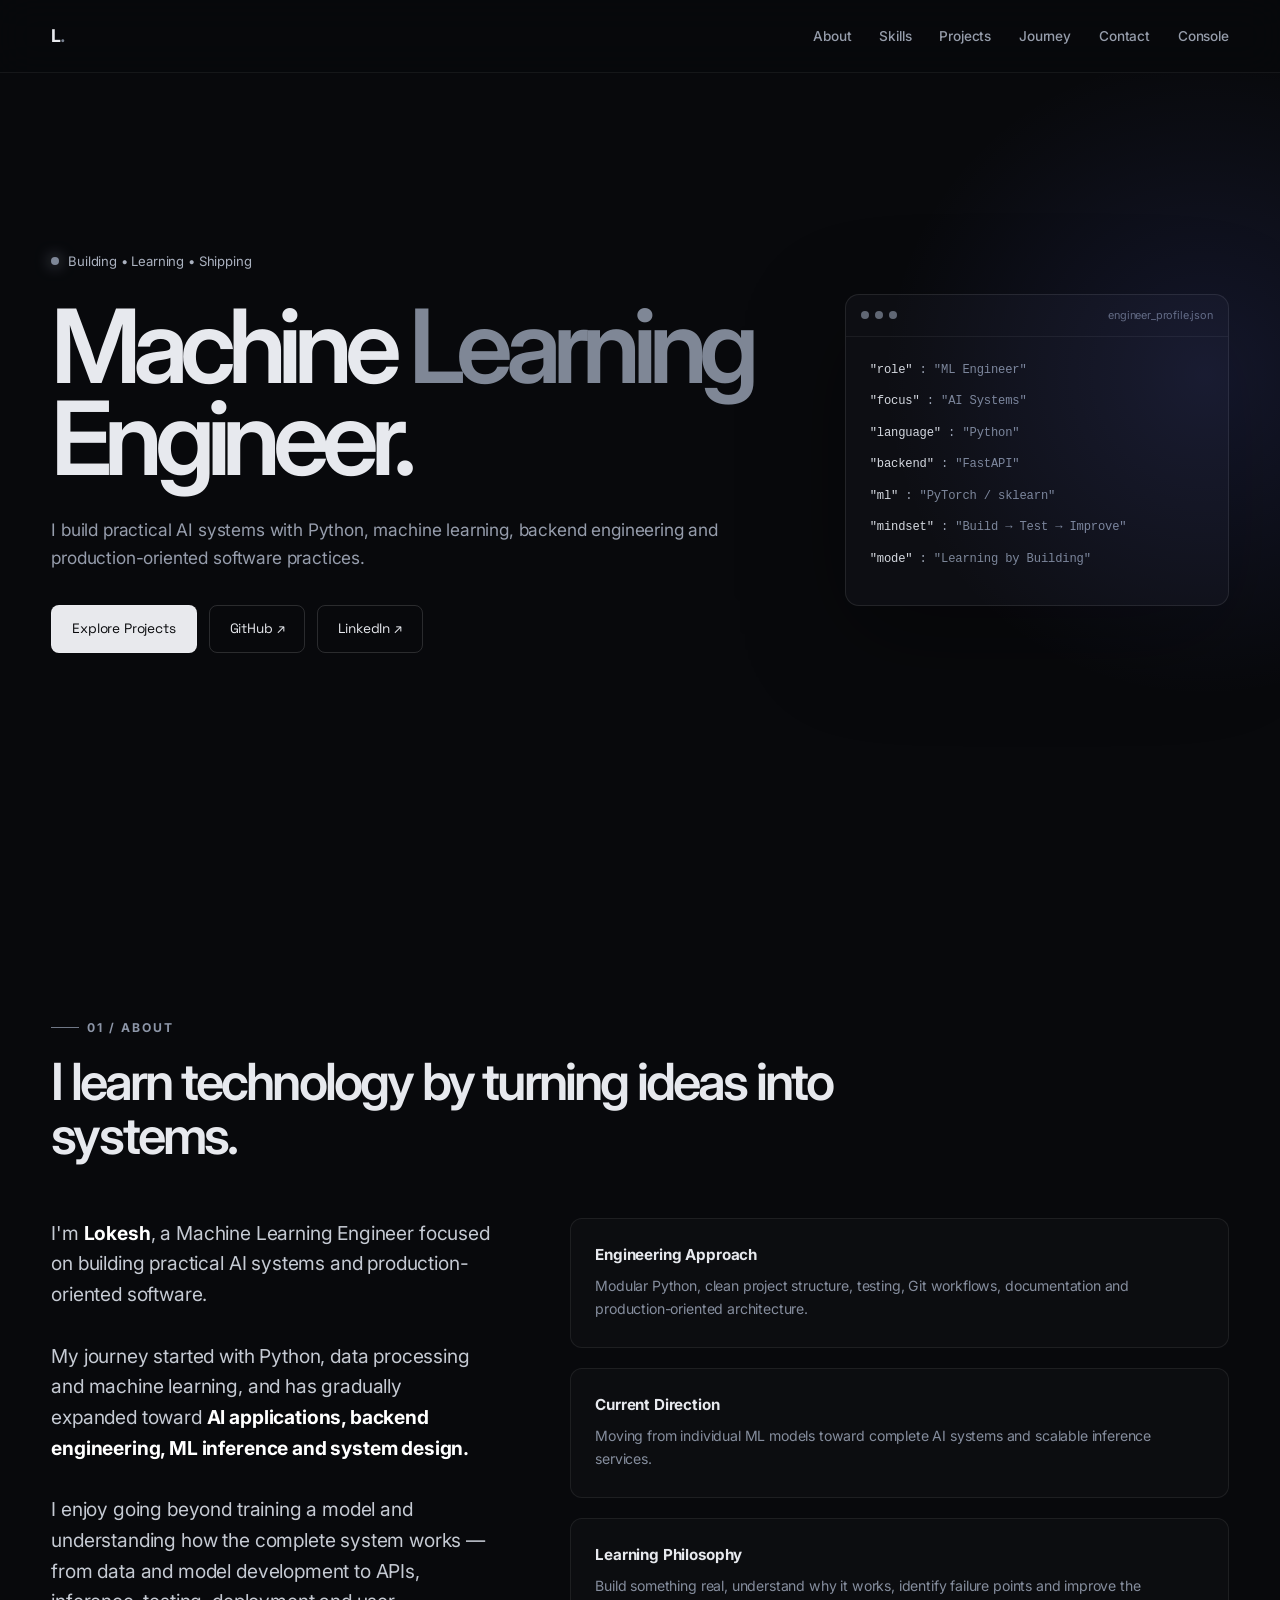
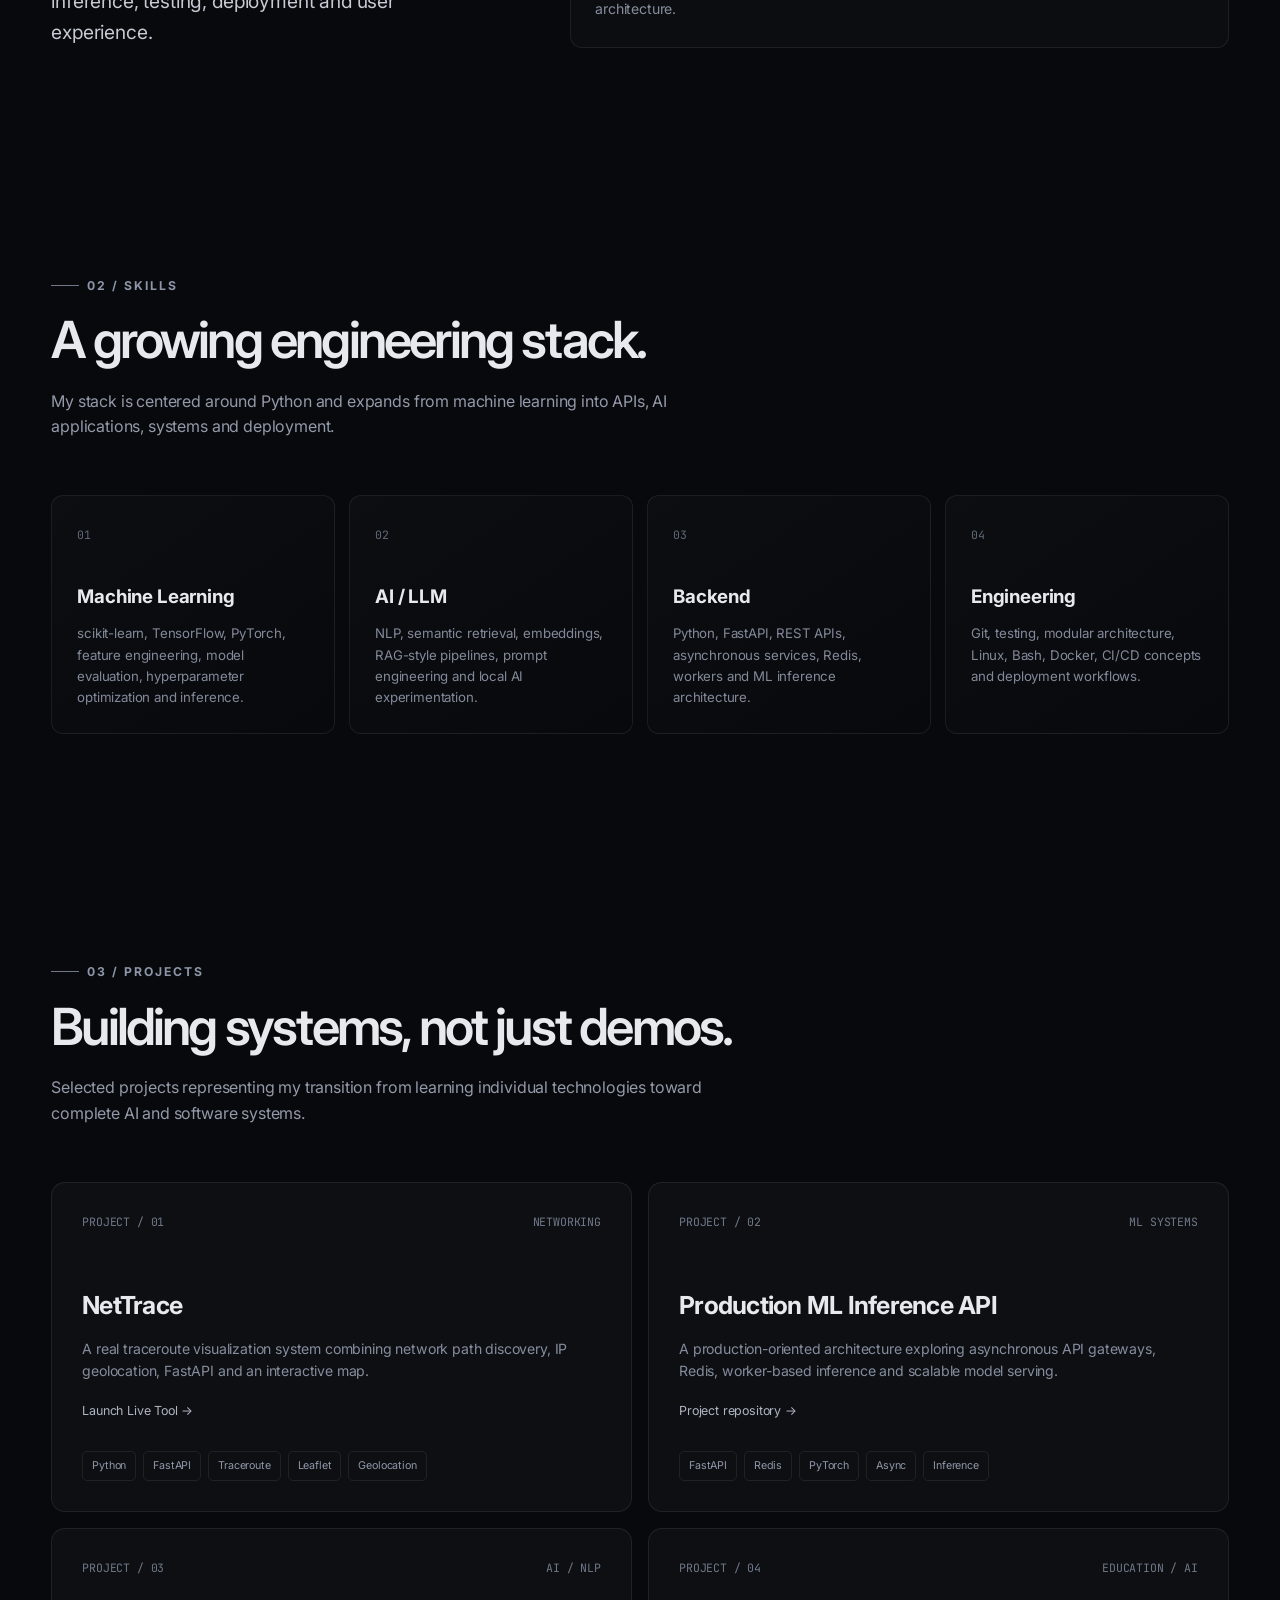
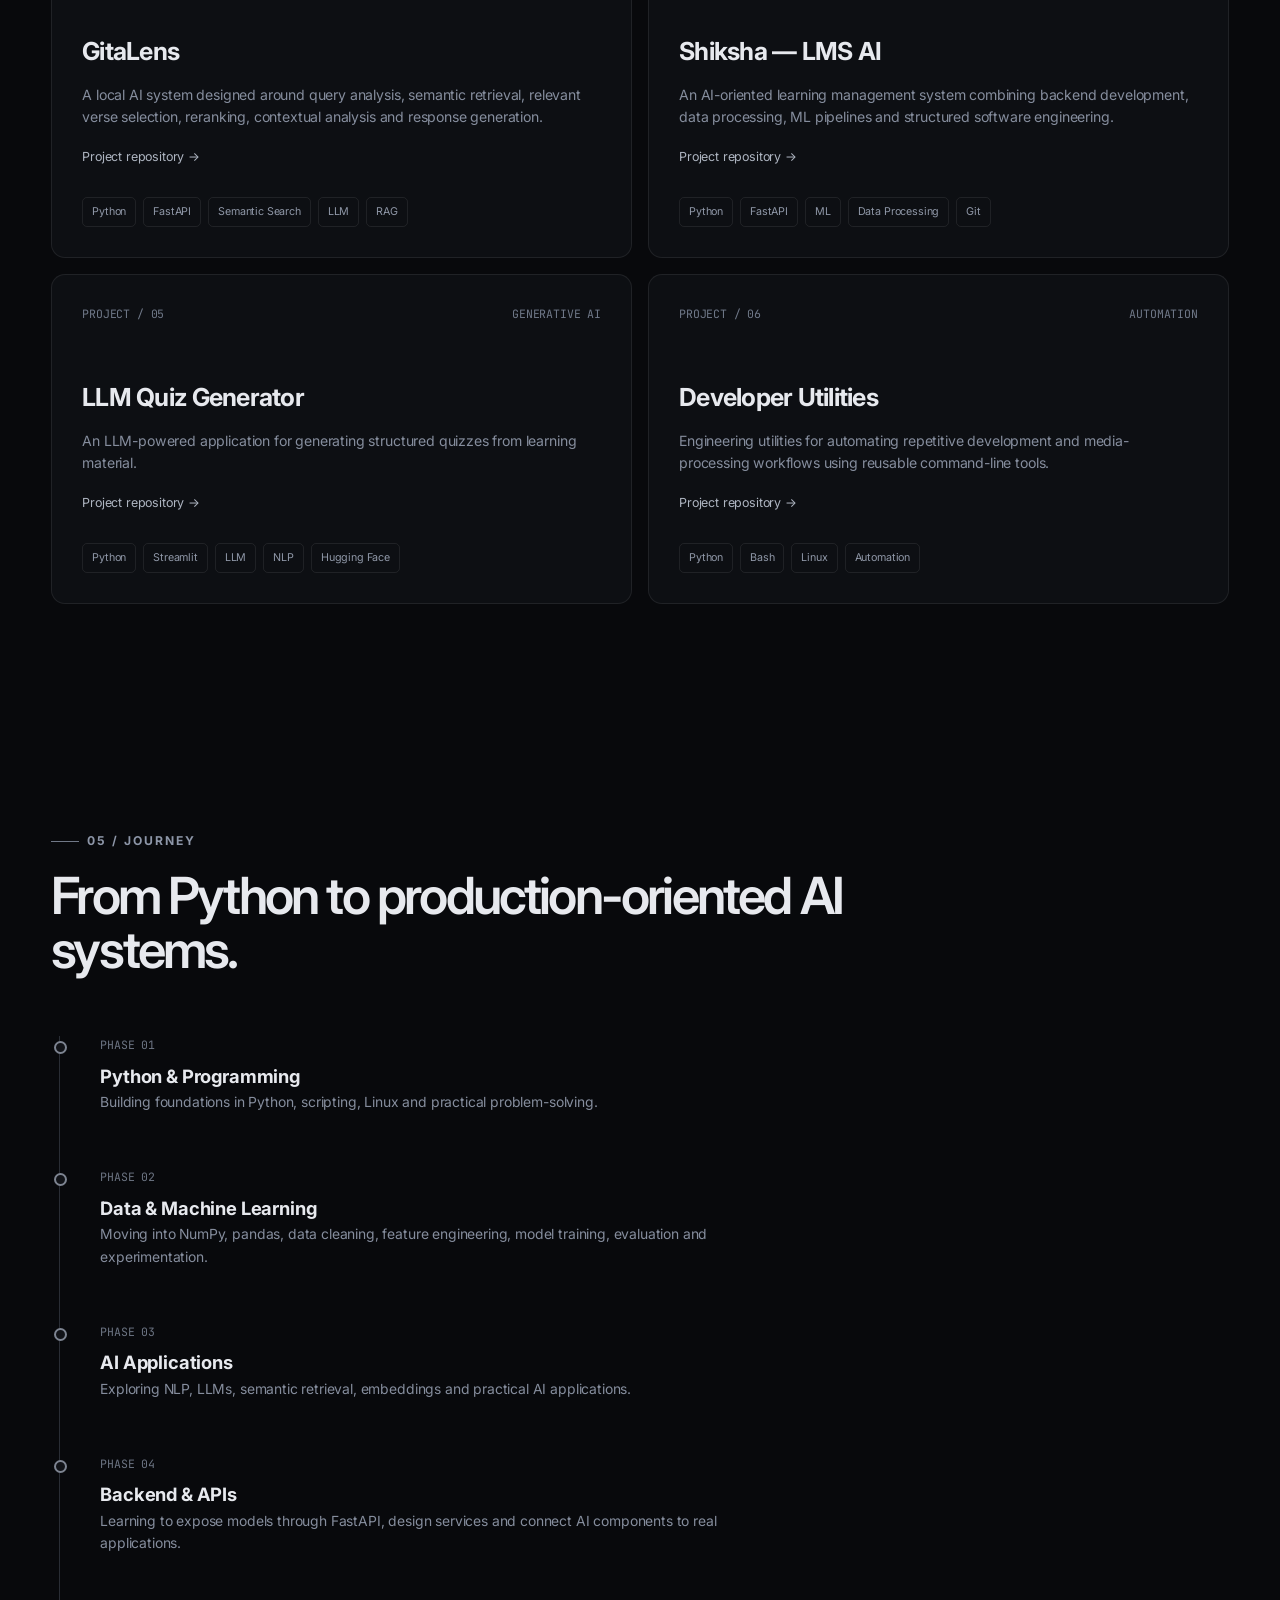
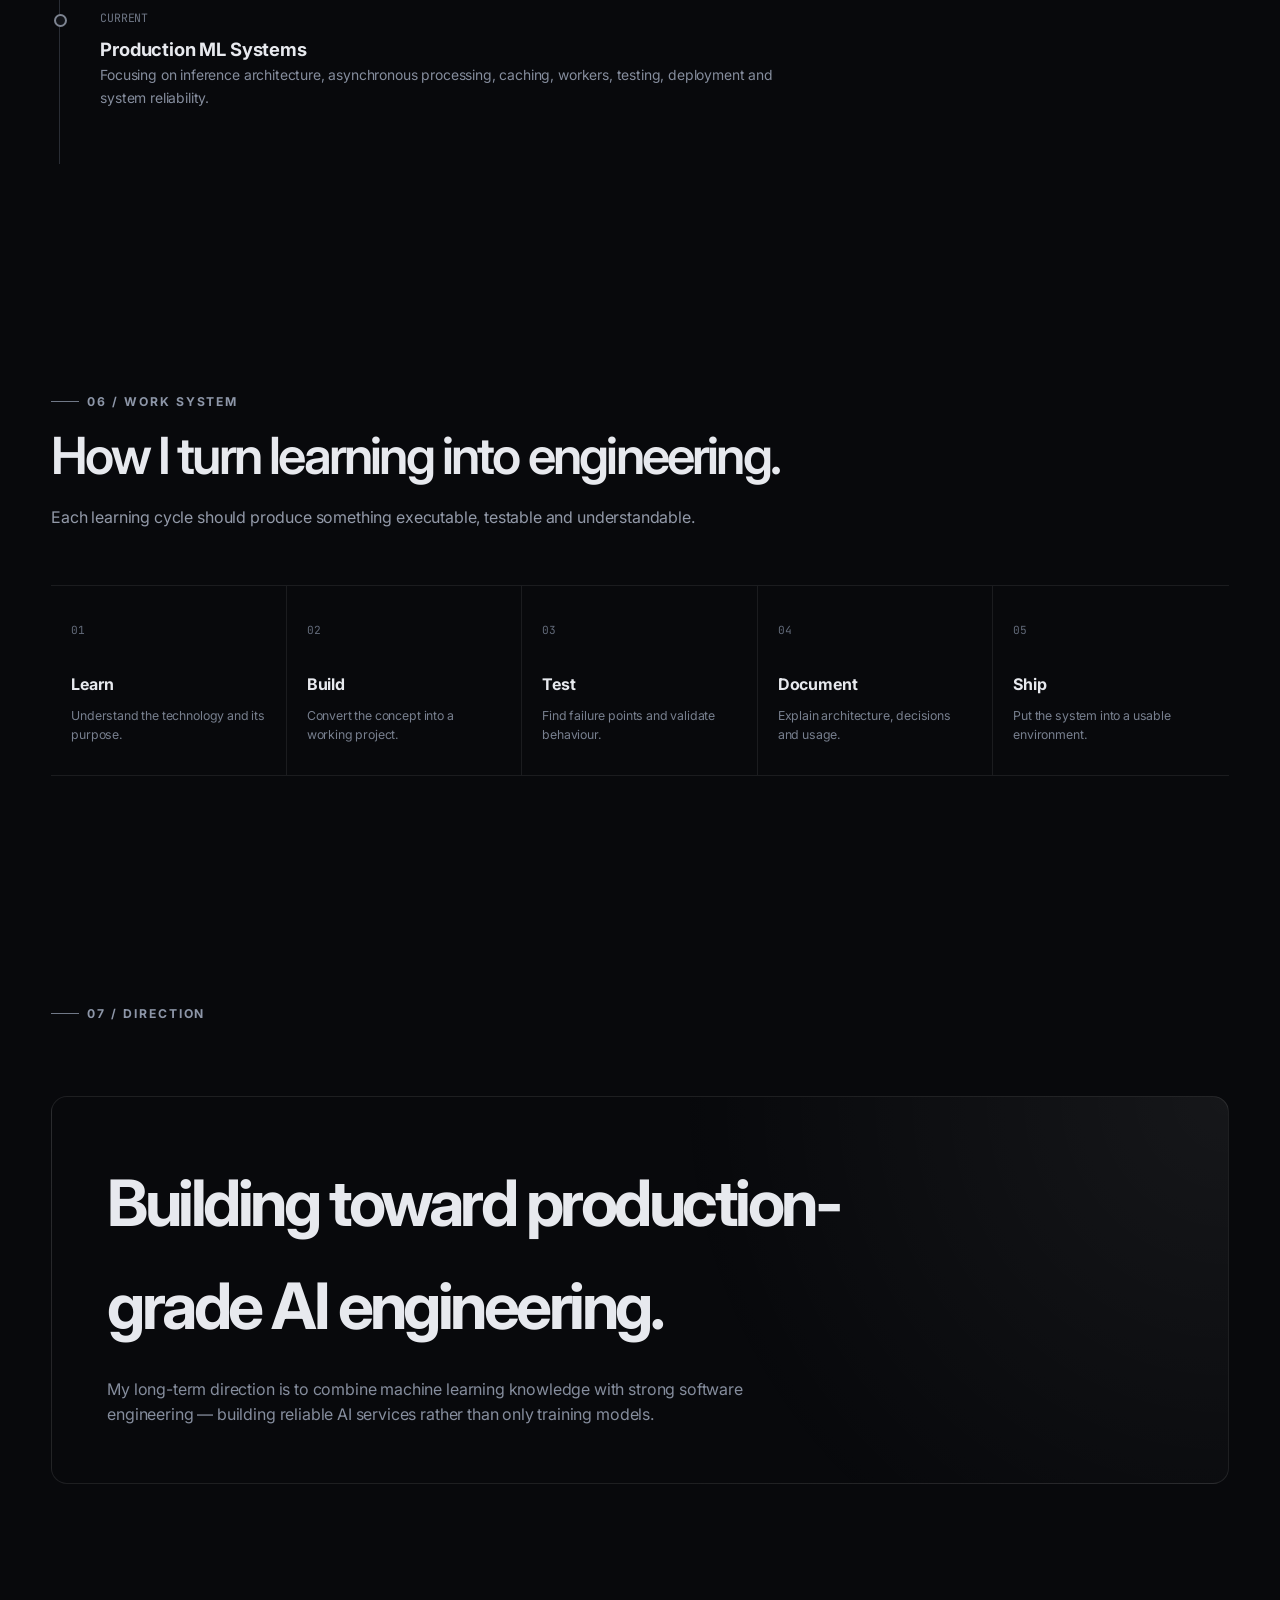
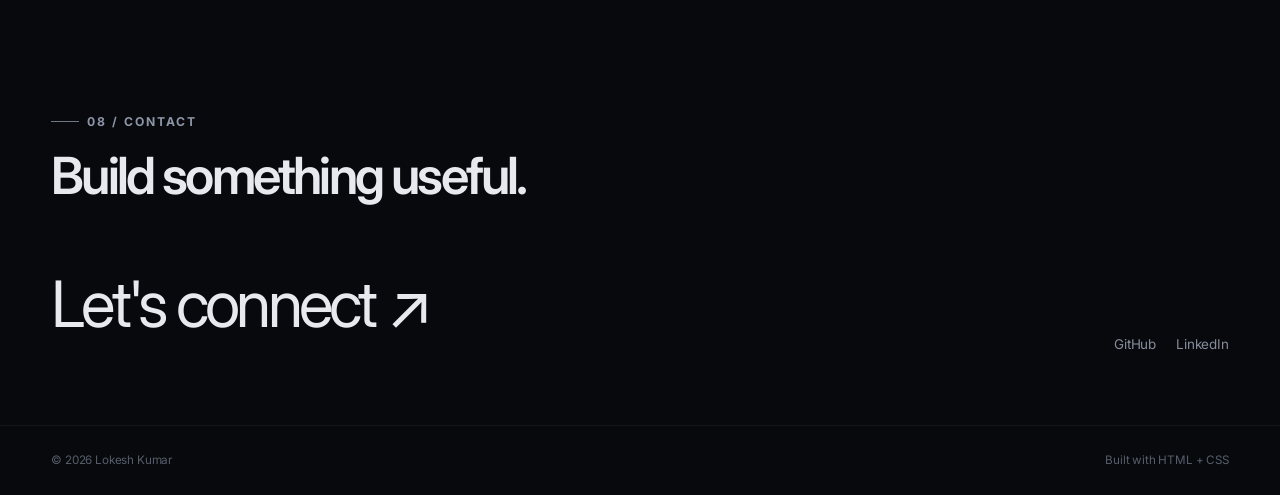
<file: index.html>
<!DOCTYPE html>
<html lang="en">

<head>
    <meta charset="UTF-8">

    <meta
        name="viewport"
        content="width=device-width, initial-scale=1.0"
    >

    <meta
        name="description"
        content="Lokesh Kumar — Machine Learning Engineer focused on AI systems, ML inference, backend engineering and production-oriented software."
    >

    <meta
        name="author"
        content="Lokesh Kumar"
    >
    <link rel="preconnect" href="https://fonts.googleapis.com">
    <link rel="preconnect" href="https://fonts.gstatic.com" crossorigin>
    <link href="https://fonts.googleapis.com/css2?family=Inter:wght@400;500;600;700;800&family=JetBrains+Mono:wght@400;500;600&family=Space+Grotesk:wght@500;600;700&display=swap" rel="stylesheet">
    
    <title>Lokesh Kumar | Machine Learning Engineer</title>


    <style>

        /* =========================================================
           RESET
        ========================================================= */

        * {
            margin: 0;
            padding: 0;
            box-sizing: border-box;
        }

        html {
            scroll-behavior: smooth;
        }

        body {
            font-family:
                "Inter",
                ui-sans-serif,
                system-ui,
                -apple-system,
                BlinkMacSystemFont,
                "Segoe UI",
                sans-serif;
        
            background: #08090c;
            color: #e7e9ee;
            line-height: 1.6;
            letter-spacing: -0.01em;
            font-weight: 400;
        }

        a {
            color: inherit;
            text-decoration: none;
        }

        ::selection {
            background: #ffffff;
            color: #08090c;
        }


        /* =========================================================
           GLOBAL
        ========================================================= */

        .container {
            width: min(1180px, 92%);
            margin: auto;
        }

        .section {
            padding: 110px 0;
        }

        .section-label {
            display: inline-flex;
            align-items: center;
            gap: 8px;

            color: #8d96a8;
            font-size: 0.76rem;
            font-weight: 700;
            letter-spacing: 0.16em;
            text-transform: uppercase;

            margin-bottom: 18px;
        }

        .section-label::before {
            content: "";

            width: 28px;
            height: 1px;

            background: #707887;
        }

        .section-title {
            font-size: clamp(2rem, 4vw, 3.5rem);
            line-height: 1.05;
            letter-spacing: -0.055em;
            max-width: 850px;
            margin-bottom: 22px;
            font-weight: 600;
        }

        .section-description {
            color: #9299a8;
            max-width: 700px;
            font-size: 1rem;
        }


        /* =========================================================
           NAVBAR
        ========================================================= */

        header {
            position: fixed;

            top: 0;
            left: 0;
            right: 0;

            z-index: 100;

            backdrop-filter: blur(18px);

            background:
                rgba(8, 9, 12, 0.72);

            border-bottom:
                1px solid rgba(255,255,255,0.06);
        }

        nav {
            height: 72px;

            display: flex;
            align-items: center;
            justify-content: space-between;
        }

        .logo {
            font-weight: 700;
            font-size: 1.1rem;
            letter-spacing: -0.06em;
        }

        .logo span {
            color: #788191;
        }

        .nav-links {
            display: flex;
            gap: 28px;

            list-style: none;
        }

        .nav-links a {
            color: #969dab;
            font-size: 0.85rem;

            transition: 0.2s ease;
            font-weight: 500;
        }

        .nav-links a:hover {
            color: white;
        }


        /* =========================================================
           HERO
        ========================================================= */

        .hero {
            min-height: 100vh;

            display: flex;
            align-items: center;

            position: relative;
            overflow: hidden;
        }

        .hero::before {
            content: "";

            position: absolute;

            width: 650px;
            height: 650px;

            right: -250px;
            top: 50px;

            background:
                radial-gradient(
                    circle,
                    rgba(105, 119, 255, 0.13),
                    transparent 70%
                );

            pointer-events: none;
        }

        .hero-grid {
            display: grid;

            grid-template-columns:
                minmax(0, 1.3fr)
                minmax(280px, 0.7fr);

            gap: 80px;

            align-items: center;
        }

        .availability {
            display: inline-flex;

            align-items: center;
            gap: 9px;

            color: #aab1bf;

            font-size: 0.82rem;

            margin-bottom: 28px;
        }

        .status-dot {
            width: 8px;
            height: 8px;

            border-radius: 50%;

            background: #7e8797;

            box-shadow:
                0 0 15px #7e8797;
        }

        .hero h1 {
            font-size:
                clamp(3.4rem, 8vw, 7.5rem);

            line-height: 0.9;

            letter-spacing: -0.08em;

            max-width: 900px;
            font-weight: 600;
        }

        .hero h1 span {
            color: #7f8796;
        }

        .hero-description {
            margin-top: 32px;

            max-width: 680px;

            color: #969dac;

            font-size: 1.08rem;
        }

        .hero-actions {
            display: flex;

            flex-wrap: wrap;
            gap: 12px;

            margin-top: 34px;
        }

        .button {
            font-family:
                "Space Grotesk",
                "Inter",
                ui-sans-serif,
                system-ui,
                sans-serif;
            
            display: inline-flex;

            align-items: center;
            justify-content: center;

            padding: 12px 20px;

            border:
                1px solid rgba(255,255,255,0.14);

            border-radius: 8px;

            font-size: 0.85rem;

            transition: 0.2s ease;
        }

        .button.primary {
            background: #e8e9ed;
            color: #090a0d;
        }

        .button:hover {
            transform: translateY(-2px);

            border-color:
                rgba(255,255,255,0.35);
        }


        /* =========================================================
           TERMINAL
        ========================================================= */

        .terminal {
            border:
                1px solid rgba(255,255,255,0.09);

            border-radius: 14px;

            background:
                rgba(15,17,22,0.8);

            box-shadow:
                0 30px 100px rgba(0,0,0,0.35);

            overflow: hidden;
        }

        .terminal-header {
            height: 42px;

            display: flex;
            align-items: center;

            padding: 0 15px;

            border-bottom:
                1px solid rgba(255,255,255,0.06);
        }

        .terminal-dot {
            width: 8px;
            height: 8px;

            border-radius: 50%;

            margin-right: 6px;

            background: #606774;
        }

        .terminal-title {
            margin-left: auto;

            color: #626a79;

            font-size: 0.68rem;
        }

        .terminal-body {
            padding: 24px;

            font-family:
                "SFMono-Regular",
                Consolas,
                monospace;

            font-size: 0.76rem;

            color: #9da5b5;
        }

        .terminal-line {
            margin-bottom: 12px;
        }

        .terminal-key {
            color: #d5d9e0;
        }

        .terminal-value {
            color: #7d8799;
        }


        /* =========================================================
           ABOUT
        ========================================================= */

        .about-grid {
            display: grid;

            grid-template-columns:
                0.8fr 1.2fr;

            gap: 80px;

            margin-top: 55px;
        }

        .about-main {
            font-size: 1.2rem;
            color: #c5cad3;
        }

        .about-main strong {
            color: white;
        }

        .about-side {
            display: grid;
            gap: 20px;
        }

        .info-card {
            padding: 24px;

            border:
                1px solid rgba(255,255,255,0.07);

            border-radius: 12px;

            background:
                rgba(255,255,255,0.018);
        }

        .info-card h3 {
            font-size: 0.95rem;

            margin-bottom: 8px;
        }

        .info-card p {
            color: #858d9d;

            font-size: 0.88rem;
        }


        /* =========================================================
           SKILLS
        ========================================================= */

        .skills-grid {
            display: grid;

            grid-template-columns:
                repeat(4, 1fr);

            gap: 14px;

            margin-top: 55px;
        }

        .skill-card {
            min-height: 215px;

            padding: 25px;

            border:
                1px solid rgba(255,255,255,0.07);

            border-radius: 12px;

            background:
                linear-gradient(
                    145deg,
                    rgba(255,255,255,0.025),
                    rgba(255,255,255,0.005)
                );

            transition: 0.25s ease;
        }

        .skill-card:hover {
            transform: translateY(-5px);

            border-color:
                rgba(255,255,255,0.17);
        }

        .skill-number {
            color: #606978;

            font-size: 0.72rem;

            font-family:
                "JetBrains Mono",
                "SFMono-Regular",
                Consolas,
                monospace;
        }

        .skill-card h3 {
            margin-top: 35px;
            margin-bottom: 12px;
        }

        .skill-card p {
            color: #828a9a;
            font-size: 0.83rem;
        }


        /* =========================================================
           PROJECTS
        ========================================================= */

        .projects {
            margin-top: 55px;

            display: grid;

            grid-template-columns:
                repeat(2, 1fr);

            gap: 16px;
        }

        .project {
            min-height: 330px;

            padding: 30px;

            display: flex;
            flex-direction: column;

            border:
                1px solid rgba(255,255,255,0.08);

            border-radius: 14px;

            background: #0d0f13;

            transition: 0.25s ease;
        }

        .project:hover {
            transform: translateY(-6px);

            border-color:
                rgba(255,255,255,0.2);
        }

        .project-top {
            display: flex;
            justify-content: space-between;

            color: #707989;

            font-size: 0.72rem;
            font-family:
                "JetBrains Mono",
                "SFMono-Regular",
                Consolas,
                monospace;
        }

        .project h3 {
            font-size: 1.55rem;

            letter-spacing: -0.03em;

            margin-top: 55px;
        }

        .project p {
            color: #858d9d;

            font-size: 0.88rem;

            margin-top: 12px;

            max-width: 550px;
        }

        .project-stack {
            display: flex;

            flex-wrap: wrap;
            gap: 7px;

            margin-top: auto;
            padding-top: 25px;
        }

        .tag {
            padding: 5px 9px;

            border:
                1px solid rgba(255,255,255,0.08);

            border-radius: 5px;

            color: #8f97a7;

            font-size: 0.67rem;
        }


        /* =========================================================
           PROJECT LINK
        ========================================================= */

        .project-link {
            display: inline-block;

            margin-top: 18px;

            color: #aeb5c1;

            font-size: 0.78rem;
        }

        .project-link:hover {
            color: white;
        }


        /* =========================================================
           LEARNING JOURNEY
        ========================================================= */

        .timeline {
            position: relative;

            margin-top: 60px;
            margin-left: 8px;

            border-left:
                1px solid #292d35;
        }

        .timeline-item {
            position: relative;

            padding:
                0 0 55px 40px;
        }

        .timeline-item::before {
            content: "";

            position: absolute;

            width: 9px;
            height: 9px;

            border-radius: 50%;

            background: #111318;

            border:
                2px solid #7d8491;

            left: -6px;
            top: 5px;
        }

        .timeline-year {
            color: #6d7584;

            font-size: 0.72rem;

            font-family:
                "JetBrains Mono",
                "SFMono-Regular",
                Consolas,
                monospace;

            margin-bottom: 7px;
        }

        .timeline-item h3 {
            font-size: 1.15rem;
        }

        .timeline-item p {
            color: #858d9d;

            font-size: 0.87rem;

            max-width: 680px;
        }


        /* =========================================================
           ENGINEERING SYSTEM
        ========================================================= */

        .system-grid {
            display: grid;

            grid-template-columns:
                repeat(5, 1fr);

            margin-top: 55px;

            border-top:
                1px solid rgba(255,255,255,0.08);

            border-bottom:
                1px solid rgba(255,255,255,0.08);
        }

        .system-step {
            padding: 30px 20px;

            border-right:
                1px solid rgba(255,255,255,0.08);
        }

        .system-step:last-child {
            border-right: none;
        }

        .system-step span {
            font-family:
                "JetBrains Mono",
                "SFMono-Regular",
                Consolas,
                monospace;

            font-size: 0.7rem;

            color: #626a79;
        }

        .system-step h3 {
            margin-top: 30px;

            font-size: 1rem;
        }

        .system-step p {
            margin-top: 8px;

            color: #777f8e;

            font-size: 0.77rem;
        }


        /* =========================================================
           CAREER
        ========================================================= */

        .career-box {
            margin-top: 55px;

            padding: 55px;

            border:
                1px solid rgba(255,255,255,0.09);

            border-radius: 16px;

            background:
                radial-gradient(
                    circle at top right,
                    rgba(255,255,255,0.06),
                    transparent 45%
                );
        }

        .career-box h3 {
            font-size:
                clamp(2rem, 5vw, 4rem);

            letter-spacing: -0.055em;

            max-width: 850px;
        }

        .career-box p {
            color: #858d9d;

            max-width: 700px;

            margin-top: 20px;
        }


        /* =========================================================
           FUTURE MEDIA SECTION
           
           This section is intentionally hidden/commented.
           
           Future implementation:
           - Personal photograph
           - Project screenshots
           - GitHub repository cards
           - Demo videos
           - Project architecture diagrams
        ========================================================= */

        /*
        .media-grid {
            display: grid;
            grid-template-columns: repeat(3, 1fr);
            gap: 16px;
            margin-top: 55px;
        }

        .media-card {
            min-height: 260px;
            padding: 25px;

            border:
                1px solid rgba(255,255,255,0.08);

            border-radius: 14px;

            background: #0d0f13;
        }

        .media-card img {
            width: 100%;
            border-radius: 10px;
        }

        .media-card video {
            width: 100%;
            border-radius: 10px;
        }

        .github-card {
            padding: 30px;
        }
        */


        /* =========================================================
           CONTACT
        ========================================================= */

        .contact {
            padding-bottom: 70px;
        }

        .contact-grid {
            margin-top: 50px;

            display: flex;

            justify-content: space-between;
            align-items: flex-end;

            gap: 30px;
        }

        .contact-email {
            font-size:
                clamp(1.8rem, 5vw, 4.5rem);

            letter-spacing: -0.06em;

            transition: 0.2s ease;
        }

        .contact-email:hover {
            color: #aeb5c1;
        }

        .contact-links {
            display: flex;
            gap: 20px;

            color: #858d9d;

            font-size: 0.84rem;
        }

        .contact-links a:hover {
            color: white;
        }


        /* =========================================================
           FOOTER
        ========================================================= */

        footer {
            padding: 25px 0;

            border-top:
                1px solid rgba(255,255,255,0.06);

            color: #565e6d;

            font-size: 0.73rem;
        }

        .footer-content {
            display: flex;

            justify-content: space-between;
        }


        /* =========================================================
           RESPONSIVE
        ========================================================= */

        @media (max-width: 950px) {

            .hero-grid,
            .about-grid {
                grid-template-columns: 1fr;
            }

            .hero-grid {
                gap: 55px;
            }

            .skills-grid {
                grid-template-columns:
                    repeat(2, 1fr);
            }

            .system-grid {
                grid-template-columns:
                    repeat(2, 1fr);
            }

            .system-step:nth-child(2) {
                border-right: none;
            }
        }


        @media (max-width: 650px) {

            .section {
                padding: 80px 0;
            }

            .nav-links {
                display: none;
            }

            .hero h1 {
                font-size: 3.6rem;
            }

            .skills-grid,
            .projects {
                grid-template-columns: 1fr;
            }

            .system-grid {
                grid-template-columns: 1fr;
            }

            .system-step,
            .system-step:nth-child(2) {
                border-right: none;
            }

            .career-box {
                padding: 30px;
            }

            .contact-grid {
                flex-direction: column;
                align-items: flex-start;
            }

            .footer-content {
                flex-direction: column;
                gap: 8px;
            }
        }

    </style>
</head>


<body>


<!-- =============================================================
     NAVIGATION
============================================================= -->

<header>

    <div class="container">

        <nav>

            <a
                href="#"
                class="logo"
            >
                L<span>.</span>
            </a>


            <ul class="nav-links">

                <li>
                    <a href="#about">
                        About
                    </a>
                </li>

                <li>
                    <a href="#skills">
                        Skills
                    </a>
                </li>

                <li>
                    <a href="#projects">
                        Projects
                    </a>
                </li>

                <li>
                    <a href="#journey">
                        Journey
                    </a>
                </li>

                <li>
                    <a href="#contact">
                        Contact
                    </a>
                </li>

                <li>
                    <a href="console.html">
                        Console
                    </a>
                </li>

            </ul>

        </nav>

    </div>

</header>



<main>


<!-- =============================================================
     HERO
============================================================= -->

<section class="hero">

    <div class="container">

        <div class="hero-grid">


            <div>

                <div class="availability">

                    <span class="status-dot"></span>

                    Building • Learning • Shipping

                </div>


                <h1>

                    Machine
                    <span>Learning</span>
                    Engineer.

                </h1>


                <p class="hero-description">

                    I build practical AI systems with Python,
                    machine learning, backend engineering and
                    production-oriented software practices.

                </p>


                <div class="hero-actions">

                    <a
                        href="#projects"
                        class="button primary"
                    >
                        Explore Projects
                    </a>


                    <a
                        href="https://github.com/Decoder76"
                        target="_blank"
                        rel="noopener noreferrer"
                        class="button"
                    >
                        GitHub ↗
                    </a>


                    <a
                        href="https://www.linkedin.com/in/lokesh-kumar-j-792389195/"
                        target="_blank"
                        rel="noopener noreferrer"
                        class="button"
                    >
                        LinkedIn ↗
                    </a>

                </div>

            </div>



            <!-- ENGINEER PROFILE TERMINAL -->

            <div class="terminal">

                <div class="terminal-header">

                    <span class="terminal-dot"></span>
                    <span class="terminal-dot"></span>
                    <span class="terminal-dot"></span>

                    <span class="terminal-title">
                        engineer_profile.json
                    </span>

                </div>


                <div class="terminal-body">

                    <div class="terminal-line">

                        <span class="terminal-key">
                            "role"
                        </span>:

                        <span class="terminal-value">
                            "ML Engineer"
                        </span>

                    </div>


                    <div class="terminal-line">

                        <span class="terminal-key">
                            "focus"
                        </span>:

                        <span class="terminal-value">
                            "AI Systems"
                        </span>

                    </div>


                    <div class="terminal-line">

                        <span class="terminal-key">
                            "language"
                        </span>:

                        <span class="terminal-value">
                            "Python"
                        </span>

                    </div>


                    <div class="terminal-line">

                        <span class="terminal-key">
                            "backend"
                        </span>:

                        <span class="terminal-value">
                            "FastAPI"
                        </span>

                    </div>


                    <div class="terminal-line">

                        <span class="terminal-key">
                            "ml"
                        </span>:

                        <span class="terminal-value">
                            "PyTorch / sklearn"
                        </span>

                    </div>


                    <div class="terminal-line">

                        <span class="terminal-key">
                            "mindset"
                        </span>:

                        <span class="terminal-value">
                            "Build → Test → Improve"
                        </span>

                    </div>


                    <div class="terminal-line">

                        <span class="terminal-key">
                            "mode"
                        </span>:

                        <span class="terminal-value">
                            "Learning by Building"
                        </span>

                    </div>

                </div>

            </div>

        </div>

    </div>

</section>



<!-- =============================================================
     ABOUT
============================================================= -->

<section
    class="section"
    id="about"
>

    <div class="container">


        <div class="section-label">
            01 / About
        </div>


        <h2 class="section-title">

            I learn technology by
            turning ideas into systems.

        </h2>


        <div class="about-grid">


            <div class="about-main">

                I'm <strong>Lokesh</strong>,
                a Machine Learning Engineer focused on
                building practical AI systems and
                production-oriented software.


                <br><br>


                My journey started with Python, data processing
                and machine learning, and has gradually expanded
                toward <strong>AI applications, backend engineering,
                ML inference and system design.</strong>


                <br><br>


                I enjoy going beyond training a model and
                understanding how the complete system works —
                from data and model development to APIs,
                inference, testing, deployment and user experience.

            </div>



            <div class="about-side">


                <div class="info-card">

                    <h3>
                        Engineering Approach
                    </h3>

                    <p>

                        Modular Python, clean project structure,
                        testing, Git workflows, documentation
                        and production-oriented architecture.

                    </p>

                </div>


                <div class="info-card">

                    <h3>
                        Current Direction
                    </h3>

                    <p>

                        Moving from individual ML models toward
                        complete AI systems and scalable
                        inference services.

                    </p>

                </div>


                <div class="info-card">

                    <h3>
                        Learning Philosophy
                    </h3>

                    <p>

                        Build something real, understand why it
                        works, identify failure points and improve
                        the architecture.

                    </p>

                </div>

            </div>

        </div>

    </div>

</section>



<!-- =============================================================
     SKILLS
============================================================= -->

<section
    class="section"
    id="skills"
>

    <div class="container">


        <div class="section-label">
            02 / Skills
        </div>


        <h2 class="section-title">

            A growing engineering stack.

        </h2>


        <p class="section-description">

            My stack is centered around Python and expands
            from machine learning into APIs, AI applications,
            systems and deployment.

        </p>


        <div class="skills-grid">


            <div class="skill-card">

                <span class="skill-number">
                    01
                </span>

                <h3>
                    Machine Learning
                </h3>

                <p>

                    scikit-learn, TensorFlow, PyTorch,
                    feature engineering, model evaluation,
                    hyperparameter optimization and inference.

                </p>

            </div>


            <div class="skill-card">

                <span class="skill-number">
                    02
                </span>

                <h3>
                    AI / LLM
                </h3>

                <p>

                    NLP, semantic retrieval, embeddings,
                    RAG-style pipelines, prompt engineering
                    and local AI experimentation.

                </p>

            </div>


            <div class="skill-card">

                <span class="skill-number">
                    03
                </span>

                <h3>
                    Backend
                </h3>

                <p>

                    Python, FastAPI, REST APIs, asynchronous
                    services, Redis, workers and ML inference
                    architecture.

                </p>

            </div>


            <div class="skill-card">

                <span class="skill-number">
                    04
                </span>

                <h3>
                    Engineering
                </h3>

                <p>

                    Git, testing, modular architecture,
                    Linux, Bash, Docker, CI/CD concepts
                    and deployment workflows.

                </p>

            </div>

        </div>

    </div>

</section>



<!-- =============================================================
     PROJECTS
============================================================= -->

<section
    class="section"
    id="projects"
>

    <div class="container">


        <div class="section-label">
            03 / Projects
        </div>


        <h2 class="section-title">

            Building systems, not just demos.

        </h2>


        <p class="section-description">

            Selected projects representing my transition from
            learning individual technologies toward complete
            AI and software systems.

        </p>


        <div class="projects">


            <!-- NETTRACE -->

            <article class="project">

                <div class="project-top">

                    <span>
                        PROJECT / 01
                    </span>

                    <span>
                        NETWORKING
                    </span>

                </div>


                <h3>
                    NetTrace
                </h3>


                <p>

                    A real traceroute visualization system combining
                    network path discovery, IP geolocation, FastAPI
                    and an interactive map.

                </p>


                <a
                    href="./nettrace/frontend/"
                    class="project-link"
                >
                    Launch Live Tool →
                </a>


                <div class="project-stack">

                    <span class="tag">Python</span>
                    <span class="tag">FastAPI</span>
                    <span class="tag">Traceroute</span>
                    <span class="tag">Leaflet</span>
                    <span class="tag">Geolocation</span>

                </div>

            </article>



            <!-- ML INFERENCE -->

            <article class="project">

                <div class="project-top">

                    <span>
                        PROJECT / 02
                    </span>

                    <span>
                        ML SYSTEMS
                    </span>

                </div>


                <h3>
                    Production ML Inference API
                </h3>


                <p>

                    A production-oriented architecture exploring
                    asynchronous API gateways, Redis, worker-based
                    inference and scalable model serving.

                </p>


                <a
                    href="#"
                    class="project-link"
                >
                    Project repository →
                </a>


                <div class="project-stack">

                    <span class="tag">FastAPI</span>
                    <span class="tag">Redis</span>
                    <span class="tag">PyTorch</span>
                    <span class="tag">Async</span>
                    <span class="tag">Inference</span>

                </div>

            </article>



            <!-- GITALENS -->

            <article class="project">

                <div class="project-top">

                    <span>
                        PROJECT / 03
                    </span>

                    <span>
                        AI / NLP
                    </span>

                </div>


                <h3>
                    GitaLens
                </h3>


                <p>

                    A local AI system designed around query analysis,
                    semantic retrieval, relevant verse selection,
                    reranking, contextual analysis and response
                    generation.

                </p>


                <a
                    href="#"
                    class="project-link"
                >
                    Project repository →
                </a>


                <div class="project-stack">

                    <span class="tag">Python</span>
                    <span class="tag">FastAPI</span>
                    <span class="tag">Semantic Search</span>
                    <span class="tag">LLM</span>
                    <span class="tag">RAG</span>

                </div>

            </article>



            <!-- LMS -->

            <article class="project">

                <div class="project-top">

                    <span>
                        PROJECT / 04
                    </span>

                    <span>
                        EDUCATION / AI
                    </span>

                </div>


                <h3>
                    Shiksha — LMS AI
                </h3>


                <p>

                    An AI-oriented learning management system
                    combining backend development, data processing,
                    ML pipelines and structured software engineering.

                </p>


                <a
                    href="#"
                    class="project-link"
                >
                    Project repository →
                </a>


                <div class="project-stack">

                    <span class="tag">Python</span>
                    <span class="tag">FastAPI</span>
                    <span class="tag">ML</span>
                    <span class="tag">Data Processing</span>
                    <span class="tag">Git</span>

                </div>

            </article>



            <!-- QUIZ -->

            <article class="project">

                <div class="project-top">

                    <span>
                        PROJECT / 05
                    </span>

                    <span>
                        GENERATIVE AI
                    </span>

                </div>


                <h3>
                    LLM Quiz Generator
                </h3>


                <p>

                    An LLM-powered application for generating
                    structured quizzes from learning material.

                </p>


                <a
                    href="#"
                    class="project-link"
                >
                    Project repository →
                </a>


                <div class="project-stack">

                    <span class="tag">Python</span>
                    <span class="tag">Streamlit</span>
                    <span class="tag">LLM</span>
                    <span class="tag">NLP</span>
                    <span class="tag">Hugging Face</span>

                </div>

            </article>



            <!-- DEV UTILITIES -->

            <article class="project">

                <div class="project-top">

                    <span>
                        PROJECT / 06
                    </span>

                    <span>
                        AUTOMATION
                    </span>

                </div>


                <h3>
                    Developer Utilities
                </h3>


                <p>

                    Engineering utilities for automating repetitive
                    development and media-processing workflows using
                    reusable command-line tools.

                </p>


                <a
                    href="#"
                    class="project-link"
                >
                    Project repository →
                </a>


                <div class="project-stack">

                    <span class="tag">Python</span>
                    <span class="tag">Bash</span>
                    <span class="tag">Linux</span>
                    <span class="tag">Automation</span>

                </div>

            </article>

        </div>

    </div>

</section>



<!-- =============================================================
     FUTURE MEDIA / PROJECT SHOWCASE

     CURRENTLY DISABLED

     Future implementation ideas:

     1. Personal profile image
     2. Project screenshots
     3. Architecture diagrams
     4. GitHub repository cards
     5. Project demo videos
     6. YouTube demonstrations
     7. Interactive project previews

     Uncomment this section when assets are ready.
============================================================= -->

<!--

<section class="section" id="media">

    <div class="container">

        <div class="section-label">
            04 / Media
        </div>

        <h2 class="section-title">
            See the systems in action.
        </h2>

        <p class="section-description">
            Screenshots, architecture diagrams, repositories
            and project demonstrations.
        </p>


        <div class="media-grid">


            <article class="media-card">

                <h3>
                    Profile
                </h3>

                <br>

                <img
                    src="assets/profile.jpg"
                    alt="Lokesh Kumar"
                >

            </article>


            <article class="media-card">

                <h3>
                    Project Demo
                </h3>

                <br>

                <video
                    controls
                    poster="assets/project-poster.jpg"
                >

                    <source
                        src="assets/project-demo.mp4"
                        type="video/mp4"
                    >

                    Your browser does not support video.

                </video>

            </article>


            <article class="media-card github-card">

                <h3>
                    GitHub
                </h3>

                <br>

                <p>
                    View source code, repositories and
                    ongoing engineering work.
                </p>

                <br>

                <a
                    href="https://github.com/Decoder76"
                    target="_blank"
                >
                    github.com/Decoder76 →
                </a>

            </article>


        </div>

    </div>

</section>

-->



<!-- =============================================================
     LEARNING JOURNEY
============================================================= -->

<section
    class="section"
    id="journey"
>

    <div class="container">


        <div class="section-label">
            05 / Journey
        </div>


        <h2 class="section-title">

            From Python to production-oriented
            AI systems.

        </h2>


        <div class="timeline">


            <div class="timeline-item">

                <div class="timeline-year">
                    PHASE 01
                </div>

                <h3>
                    Python & Programming
                </h3>

                <p>

                    Building foundations in Python,
                    scripting, Linux and practical
                    problem-solving.

                </p>

            </div>


            <div class="timeline-item">

                <div class="timeline-year">
                    PHASE 02
                </div>

                <h3>
                    Data & Machine Learning
                </h3>

                <p>

                    Moving into NumPy, pandas, data cleaning,
                    feature engineering, model training,
                    evaluation and experimentation.

                </p>

            </div>


            <div class="timeline-item">

                <div class="timeline-year">
                    PHASE 03
                </div>

                <h3>
                    AI Applications
                </h3>

                <p>

                    Exploring NLP, LLMs, semantic retrieval,
                    embeddings and practical AI applications.

                </p>

            </div>


            <div class="timeline-item">

                <div class="timeline-year">
                    PHASE 04
                </div>

                <h3>
                    Backend & APIs
                </h3>

                <p>

                    Learning to expose models through FastAPI,
                    design services and connect AI components
                    to real applications.

                </p>

            </div>


            <div class="timeline-item">

                <div class="timeline-year">
                    CURRENT
                </div>

                <h3>
                    Production ML Systems
                </h3>

                <p>

                    Focusing on inference architecture,
                    asynchronous processing, caching,
                    workers, testing, deployment and
                    system reliability.

                </p>

            </div>

        </div>

    </div>

</section>



<!-- =============================================================
     ENGINEERING SYSTEM
============================================================= -->

<section class="section">

    <div class="container">


        <div class="section-label">
            06 / Work System
        </div>


        <h2 class="section-title">

            How I turn learning into engineering.

        </h2>


        <p class="section-description">

            Each learning cycle should produce something
            executable, testable and understandable.

        </p>


        <div class="system-grid">


            <div class="system-step">

                <span>01</span>

                <h3>
                    Learn
                </h3>

                <p>
                    Understand the technology and its purpose.
                </p>

            </div>


            <div class="system-step">

                <span>02</span>

                <h3>
                    Build
                </h3>

                <p>
                    Convert the concept into a working project.
                </p>

            </div>


            <div class="system-step">

                <span>03</span>

                <h3>
                    Test
                </h3>

                <p>
                    Find failure points and validate behaviour.
                </p>

            </div>


            <div class="system-step">

                <span>04</span>

                <h3>
                    Document
                </h3>

                <p>
                    Explain architecture, decisions and usage.
                </p>

            </div>


            <div class="system-step">

                <span>05</span>

                <h3>
                    Ship
                </h3>

                <p>
                    Put the system into a usable environment.
                </p>

            </div>

        </div>

    </div>

</section>



<!-- =============================================================
     CAREER DIRECTION
============================================================= -->

<section class="section">

    <div class="container">


        <div class="section-label">
            07 / Direction
        </div>


        <div class="career-box">

            <h3>

                Building toward
                production-grade
                AI engineering.

            </h3>


            <p>

                My long-term direction is to combine
                machine learning knowledge with strong
                software engineering — building reliable
                AI services rather than only training models.

            </p>

        </div>

    </div>

</section>



<!-- =============================================================
     CONTACT
============================================================= -->

<section
    class="section contact"
    id="contact"
>

    <div class="container">


        <div class="section-label">
            08 / Contact
        </div>


        <h2 class="section-title">

            Build something useful.

        </h2>


        <div class="contact-grid">


            <!-- Replace with actual email -->

            <a
                class="contact-email"
                href="mailto:lavkeshkj79@gmail.com"
            >
                Let's connect ↗
            </a>


            <div class="contact-links">


                <a
                    href="https://github.com/Decoder76"
                    target="_blank"
                    rel="noopener noreferrer"
                >
                    GitHub
                </a>


                <a
                    href="https://www.linkedin.com/in/lokesh-kumar-j-792389195/"
                    target="_blank"
                    rel="noopener noreferrer"
                >
                    LinkedIn
                </a>


                <!--
                FUTURE:

                <a
                    href="assets/Lokesh-Kumar-Resume.pdf"
                    target="_blank"
                >
                    Resume
                </a>
                -->


            </div>

        </div>

    </div>

</section>


</main>



<!-- =============================================================
     FOOTER
============================================================= -->

<footer>

    <div class="container">

        <div class="footer-content">

            <span>
                © 2026 Lokesh Kumar
            </span>

            <span>
                Built with HTML + CSS
            </span>

        </div>

    </div>

</footer>


</body>

</html>
</file>
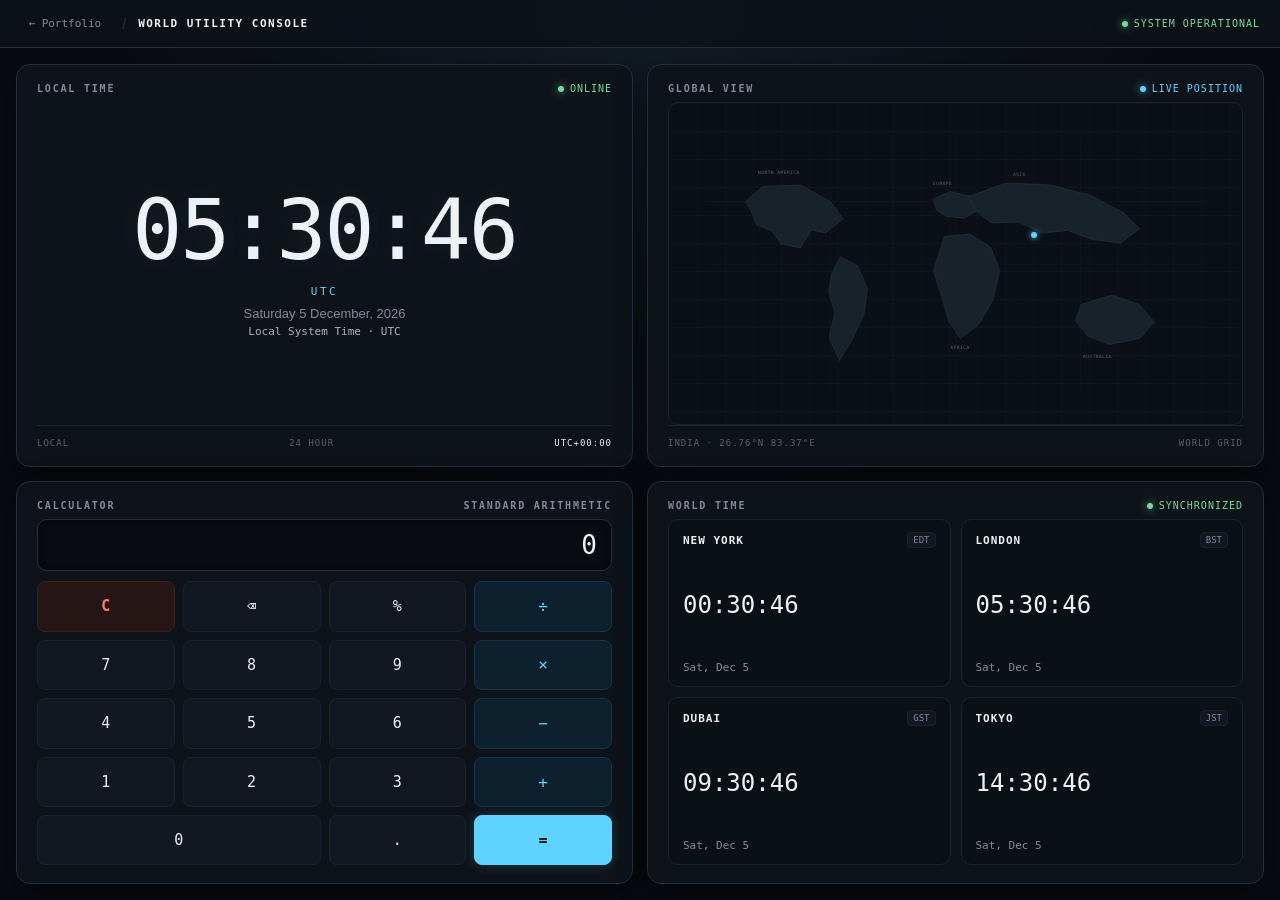
<file: console.html>
<!DOCTYPE html>
<html lang="en">
<head>
  <meta charset="UTF-8">
  <meta name="viewport" content="width=device-width, initial-scale=1.0">
  <meta name="theme-color" content="#080b10">
  <title>World Utility Console</title>

  <style>
    /* =========================================================
       CSS VARIABLES & RESET (100% SELF-CONTAINED PURE CSS)
       ========================================================= */
    :root {
      --bg: #080b10;
      --panel: #0e131a;
      --panel-elevated: #131a24;
      --card: #0b1016;
      --line: #25303c;
      --line-soft: #1a232d;
      --text: #edf2f7;
      --muted: #7f8b98;
      --accent: #5fd3ff;
      --accent-soft: rgba(95, 211, 255, 0.12);
      --green: #79d99b;
      --danger: #ff7676;
    }

    * {
      box-sizing: border-box;
      margin: 0;
      padding: 0;
    }

    html, body {
      width: 100%;
      min-height: 100%;
      background:
        radial-gradient(circle at 50% 0%, #131c26 0%, transparent 48%),
        var(--bg);
      color: var(--text);
      font-family: -apple-system, BlinkMacSystemFont, "Segoe UI", Roboto, "Helvetica Neue", Arial, sans-serif;
      -webkit-font-smoothing: antialiased;
      overflow-x: hidden;
    }

    /* =========================================================
       HEADER NAVIGATION
       ========================================================= */
    .topbar {
      position: sticky;
      top: 0;
      z-index: 100;
      height: 48px;
      padding: 0 20px;
      display: flex;
      align-items: center;
      justify-content: space-between;
      background: rgba(14, 19, 26, 0.92);
      backdrop-filter: blur(12px);
      -webkit-backdrop-filter: blur(12px);
      border-bottom: 1px solid var(--line);
    }

    .topbar-left {
      display: flex;
      align-items: center;
      gap: 12px;
    }

    .back-link {
      display: inline-flex;
      align-items: center;
      gap: 6px;
      font-family: ui-monospace, SFMono-Regular, Menlo, Monaco, Consolas, monospace;
      font-size: 11px;
      color: var(--muted);
      text-decoration: none;
      padding: 4px 8px;
      border-radius: 6px;
      border: 1px solid transparent;
      transition: all 0.2s ease;
    }

    .back-link:hover {
      color: var(--accent);
      border-color: rgba(95, 211, 255, 0.3);
      background: var(--accent-soft);
    }

    .topbar-divider {
      color: var(--line);
      font-size: 14px;
    }

    .brand-title {
      display: flex;
      align-items: center;
      gap: 8px;
      font-family: ui-monospace, SFMono-Regular, Menlo, Monaco, Consolas, monospace;
      font-size: 11px;
      letter-spacing: 1.5px;
      text-transform: uppercase;
      font-weight: 600;
      color: var(--text);
    }

    .status-badge {
      display: flex;
      align-items: center;
      gap: 6px;
      font-family: ui-monospace, SFMono-Regular, Menlo, Monaco, Consolas, monospace;
      font-size: 10px;
      text-transform: uppercase;
      letter-spacing: 1px;
      color: var(--green);
    }

    .dot-green {
      width: 6px;
      height: 6px;
      border-radius: 50%;
      background: var(--green);
      box-shadow: 0 0 8px rgba(121, 217, 155, 0.8);
      animation: pulse 2.5s infinite;
    }

    @keyframes pulse {
      0%, 100% { opacity: 1; transform: scale(1); }
      50% { opacity: 0.6; transform: scale(0.9); }
    }

    /* =========================================================
       DASHBOARD GRID & 3D PERSPECTIVE
       ========================================================= */
    .dashboard {
      width: 100%;
      height: calc(100vh - 48px);
      padding: 16px;
      display: grid;
      grid-template-columns: repeat(2, 1fr);
      grid-template-rows: repeat(2, 1fr);
      gap: 14px;
      perspective: 1600px;
      box-sizing: border-box;
    }

    .panel {
      position: relative;
      min-width: 0;
      min-height: 0;
      background: var(--panel);
      border: 1px solid var(--line);
      border-radius: 14px;
      padding: 18px 20px;
      display: flex;
      flex-direction: column;
      justify-content: space-between;
      overflow: hidden;
      box-shadow: 0 10px 30px rgba(0, 0, 0, 0.4);
      transform-style: preserve-3d;
      will-change: transform, opacity, filter;
      transition: transform 0.65s cubic-bezier(0.2, 0.8, 0.2, 1),
                  opacity 0.45s ease,
                  filter 0.45s ease,
                  box-shadow 0.45s ease,
                  border-color 0.3s ease;
      cursor: pointer;
    }

    .panel:hover:not(.active) {
      transform: translate3d(0, 0, 16px) scale(1.008);
      border-color: #31404d;
    }

    .panel.active {
      z-index: 50;
      transform: translate3d(0, 0, 75px) scale(1.025);
      border-color: rgba(95, 211, 255, 0.7);
      box-shadow: 0 35px 70px rgba(0, 0, 0, 0.75), 0 0 35px rgba(95, 211, 255, 0.12);
      filter: brightness(1.06);
    }

    .dashboard.has-active .panel:not(.active) {
      transform: translate3d(0, 0, -25px) scale(0.98);
      opacity: 0.55;
      filter: brightness(0.7);
    }

    /* Subtle Scanline Overlay */
    .panel::after {
      content: "";
      position: absolute;
      inset: 0;
      pointer-events: none;
      background: linear-gradient(rgba(255, 255, 255, 0.015) 1px, transparent 1px);
      background-size: 100% 32px;
      opacity: 0.18;
      mask-image: linear-gradient(to bottom, black, transparent);
    }

    /* Corner Accents */
    .corner {
      position: absolute;
      width: 8px;
      height: 8px;
      pointer-events: none;
      z-index: 10;
      opacity: 0.7;
      border-color: var(--accent);
    }
    .corner.tl { top: -1px; left: -1px; border-top: 1.5px solid; border-left: 1.5px solid; }
    .corner.br { bottom: -1px; right: -1px; border-bottom: 1.5px solid; border-right: 1.5px solid; }

    /* Panel Headers */
    .panel-header {
      display: flex;
      align-items: center;
      justify-content: space-between;
      position: relative;
      z-index: 5;
      margin-bottom: 8px;
    }

    .panel-label {
      font-family: ui-monospace, SFMono-Regular, Menlo, Monaco, Consolas, monospace;
      font-size: 10px;
      letter-spacing: 1.8px;
      text-transform: uppercase;
      color: var(--muted);
      font-weight: 600;
    }

    .panel-status {
      display: flex;
      align-items: center;
      gap: 6px;
      font-family: ui-monospace, SFMono-Regular, Menlo, Monaco, Consolas, monospace;
      font-size: 10px;
      letter-spacing: 1px;
      text-transform: uppercase;
      color: var(--green);
    }

    /* Panel Footers */
    .panel-footer {
      display: flex;
      align-items: center;
      justify-content: space-between;
      position: relative;
      z-index: 5;
      padding-top: 12px;
      border-top: 1px solid var(--line-soft);
      font-family: ui-monospace, SFMono-Regular, Menlo, Monaco, Consolas, monospace;
      font-size: 9px;
      letter-spacing: 1px;
      text-transform: uppercase;
      color: #56616d;
    }

    /* =========================================================
       PANEL 1: CLOCK
       ========================================================= */
    .clock-display {
      display: flex;
      flex-direction: column;
      align-items: center;
      justify-content: center;
      text-align: center;
      flex: 1;
      position: relative;
      z-index: 5;
      margin: auto 0;
    }

    .clock-time {
      font-family: ui-monospace, SFMono-Regular, Menlo, Monaco, Consolas, monospace;
      font-size: clamp(48px, 6.5vw, 88px);
      font-weight: 300;
      line-height: 1;
      letter-spacing: -2px;
      color: var(--text);
      font-variant-numeric: tabular-nums;
      text-shadow: 0 0 24px rgba(95, 211, 255, 0.08);
    }

    .clock-zone {
      margin-top: 12px;
      font-family: ui-monospace, SFMono-Regular, Menlo, Monaco, Consolas, monospace;
      font-size: 11px;
      letter-spacing: 2.5px;
      text-transform: uppercase;
      color: var(--accent);
      font-weight: 500;
    }

    .clock-date {
      margin-top: 8px;
      font-size: 13px;
      color: var(--muted);
      font-weight: 400;
    }

    .clock-location {
      margin-top: 4px;
      font-family: ui-monospace, SFMono-Regular, Menlo, Monaco, Consolas, monospace;
      font-size: 11px;
      color: #aab4bf;
    }

    /* =========================================================
       PANEL 2: WORLD MAP
       ========================================================= */
    .map-container {
      flex: 1;
      width: 100%;
      min-height: 0;
      border: 1px solid var(--line-soft);
      border-radius: 10px;
      background:
        linear-gradient(rgba(95, 211, 255, 0.025) 1px, transparent 1px),
        linear-gradient(90deg, rgba(95, 211, 255, 0.025) 1px, transparent 1px),
        var(--card);
      background-size: 28px 28px;
      display: flex;
      align-items: center;
      justify-content: center;
      padding: 12px;
      position: relative;
      overflow: hidden;
    }

    .map-container svg {
      width: 100%;
      height: 100%;
      max-height: 250px;
    }

    .graticule { stroke: rgba(127, 139, 152, 0.14); stroke-width: 0.6; fill: none; }
    .land { fill: #18222b; stroke: #2d3b48; stroke-width: 1; }
    .india-marker { fill: var(--accent); filter: drop-shadow(0 0 6px rgba(95, 211, 255, 0.9)); }
    .map-label { font-size: 9px; fill: #596673; letter-spacing: 1px; font-family: ui-monospace, monospace; }

    /* =========================================================
       PANEL 3: CALCULATOR
       ========================================================= */
    .calc-wrap {
      flex: 1;
      display: flex;
      flex-direction: column;
      justify-content: space-between;
      position: relative;
      z-index: 5;
    }

    .calc-display {
      width: 100%;
      background: var(--bg);
      border: 1px solid var(--line);
      border-radius: 10px;
      padding: 10px 14px;
      text-align: right;
      font-family: ui-monospace, SFMono-Regular, Menlo, Monaco, Consolas, monospace;
      font-size: 26px;
      font-weight: 300;
      color: var(--text);
      font-variant-numeric: tabular-nums;
      overflow-x: auto;
      margin-bottom: 10px;
      box-shadow: inset 0 2px 6px rgba(0, 0, 0, 0.5);
    }

    .calc-keys {
      display: grid;
      grid-template-columns: repeat(4, 1fr);
      gap: 8px;
      flex: 1;
    }

    .calc-btn {
      border: 1px solid var(--line-soft);
      border-radius: 8px;
      background: #111821;
      color: var(--text);
      font-family: ui-monospace, SFMono-Regular, Menlo, Monaco, Consolas, monospace;
      font-size: 15px;
      cursor: pointer;
      display: flex;
      align-items: center;
      justify-content: center;
      padding: 10px 0;
      transition: all 0.15s ease;
      user-select: none;
      -webkit-user-select: none;
    }

    .calc-btn:hover {
      background: #192330;
      border-color: #2b3947;
      color: #fff;
    }

    .calc-btn:active {
      transform: scale(0.96);
    }

    .calc-btn.op {
      background: #0d202d;
      border-color: #173447;
      color: var(--accent);
      font-size: 16px;
    }

    .calc-btn.op:hover {
      background: #143044;
      border-color: #224761;
    }

    .calc-btn.clear {
      background: #251515;
      border-color: #3b2020;
      color: var(--danger);
      font-weight: 600;
    }

    .calc-btn.clear:hover {
      background: #331c1c;
      border-color: #4f2828;
    }

    .calc-btn.equals {
      background: var(--accent);
      border-color: var(--accent);
      color: #080b10;
      font-weight: 700;
      box-shadow: 0 0 12px rgba(95, 211, 255, 0.2);
    }

    .calc-btn.equals:hover {
      background: #4ac9f5;
      border-color: #4ac9f5;
    }

    .calc-btn.zero {
      grid-column: span 2;
    }

    /* =========================================================
       PANEL 4: WORLD CLOCKS
       ========================================================= */
    .world-grid {
      display: grid;
      grid-template-columns: repeat(2, 1fr);
      gap: 10px;
      flex: 1;
      position: relative;
      z-index: 5;
    }

    .city-card {
      background: var(--card);
      border: 1px solid var(--line-soft);
      border-radius: 10px;
      padding: 12px 14px;
      display: flex;
      flex-direction: column;
      justify-content: space-between;
      transition: border-color 0.2s ease, transform 0.2s ease;
    }

    .city-card:hover {
      border-color: #2c3a49;
      transform: translateY(-2px);
    }

    .city-top {
      display: flex;
      align-items: center;
      justify-content: space-between;
    }

    .city-name {
      font-family: ui-monospace, SFMono-Regular, Menlo, Monaco, Consolas, monospace;
      font-size: 11px;
      font-weight: 600;
      letter-spacing: 1px;
      color: var(--text);
    }

    .city-code {
      font-family: ui-monospace, SFMono-Regular, Menlo, Monaco, Consolas, monospace;
      font-size: 9px;
      color: var(--muted);
      background: #111821;
      padding: 2px 5px;
      border-radius: 4px;
      border: 1px solid var(--line-soft);
    }

    .city-time {
      font-family: ui-monospace, SFMono-Regular, Menlo, Monaco, Consolas, monospace;
      font-size: clamp(18px, 2vw, 24px);
      font-weight: 300;
      color: var(--text);
      font-variant-numeric: tabular-nums;
      margin: 4px 0;
    }

    .city-date {
      font-family: ui-monospace, SFMono-Regular, Menlo, Monaco, Consolas, monospace;
      font-size: 11px;
      color: var(--muted);
    }

    /* =========================================================
       RESPONSIVE ADAPTATIONS
       ========================================================= */
    @media (max-width: 1024px) {
      body {
        overflow-y: auto;
      }

      .dashboard {
        height: auto;
        min-height: calc(100vh - 48px);
        grid-template-columns: 1fr;
        grid-template-rows: auto;
        perspective: none;
      }

      .panel {
        min-height: 320px;
      }

      .panel:hover:not(.active),
      .panel.active,
      .dashboard.has-active .panel:not(.active) {
        transform: none;
      }

      .dashboard.has-active .panel:not(.active) {
        opacity: 0.75;
      }
    }

    @media (max-width: 480px) {
      .dashboard {
        padding: 10px;
        gap: 10px;
      }

      .panel {
        padding: 14px;
      }

      .clock-time {
        font-size: 42px;
      }

      .world-grid {
        grid-template-columns: 1fr;
      }
    }
  </style>
</head>

<body>

  <!-- Top Navigation Header -->
  <header class="topbar">
    <div class="topbar-left">
      <a href="index.html" class="back-link">
        <span>←</span>
        <span>Portfolio</span>
      </a>
      <span class="topbar-divider">/</span>
      <div class="brand-title">
        <span>World Utility Console</span>
      </div>
    </div>

    <div class="status-badge">
      <span class="dot-green"></span>
      <span>System Operational</span>
    </div>
  </header>

  <!-- 3D Console Dashboard -->
  <main class="dashboard">

    <!-- =====================================================
         1. LOCAL CLOCK
         ===================================================== -->
    <section class="panel clock-panel">
      <span class="corner tl"></span>
      <span class="corner br"></span>

      <div class="panel-header">
        <span class="panel-label">Local Time</span>
        <div class="panel-status">
          <span class="dot-green"></span>
          <span>Online</span>
        </div>
      </div>

      <div class="clock-display">
        <div id="clock" class="clock-time">00:00:00</div>
        <div id="clockUnit" class="clock-zone">India Standard Time</div>
        <div id="date" class="clock-date">Loading...</div>
        <div id="location" class="clock-location">Gorakhpur · Uttar Pradesh · India</div>
      </div>

      <div class="panel-footer">
        <span>LOCAL</span>
        <span>24 HOUR</span>
        <span id="utcOffset" style="color: var(--text);">UTC+05:30</span>
      </div>
    </section>

    <!-- =====================================================
         2. WORLD MAP
         ===================================================== -->
    <section class="panel map-panel">
      <span class="corner tl"></span>
      <span class="corner br"></span>

      <div class="panel-header">
        <span class="panel-label">Global View</span>
        <div class="panel-status" style="color: var(--accent);">
          <span class="dot-green" style="background: var(--accent); box-shadow: 0 0 8px rgba(95,211,255,0.8);"></span>
          <span>Live Position</span>
        </div>
      </div>

      <div class="map-container">
        <svg viewBox="0 0 1000 500" aria-label="World map">
          <!-- Graticules -->
          <path class="graticule" d="M0 125 H1000" />
          <path class="graticule" d="M0 250 H1000" />
          <path class="graticule" d="M0 375 H1000" />
          <path class="graticule" d="M125 0 V500" />
          <path class="graticule" d="M250 0 V500" />
          <path class="graticule" d="M375 0 V500" />
          <path class="graticule" d="M500 0 V500" />
          <path class="graticule" d="M625 0 V500" />
          <path class="graticule" d="M750 0 V500" />
          <path class="graticule" d="M875 0 V500" />

          <!-- North America -->
          <path class="land" d="M80 125 L115 95 L190 92 L250 125 L275 160 L240 188 L212 182 L190 218 L151 210 L132 183 L102 172 L92 145 Z" />
          <!-- South America -->
          <path class="land" d="M270 235 L305 255 L324 300 L318 347 L294 400 L268 443 L247 397 L259 347 L246 306 L252 271 Z" />
          <!-- Europe -->
          <path class="land" d="M455 120 L490 105 L530 115 L544 143 L519 158 L482 155 L462 142 Z" />
          <!-- Asia -->
          <path class="land" d="M525 115 L602 88 L690 92 L768 112 L837 148 L868 179 L831 208 L774 201 L724 183 L674 188 L626 166 L572 168 L543 145 Z" />
          <!-- Africa -->
          <path class="land" d="M478 195 L528 190 L570 216 L588 263 L575 322 L547 370 L510 399 L486 364 L472 314 L456 263 Z" />
          <!-- Australia -->
          <path class="land" d="M751 331 L813 312 L867 331 L898 366 L868 399 L808 411 L764 394 L740 363 Z" />

          <!-- India marker -->
          <circle class="india-marker" cx="657" cy="192" r="6" />

          <!-- Labels -->
          <text x="105" y="70" class="map-label">NORTH AMERICA</text>
          <text x="455" y="92" class="map-label">EUROPE</text>
          <text x="615" y="73" class="map-label">ASIA</text>
          <text x="490" y="420" class="map-label">AFRICA</text>
          <text x="755" y="438" class="map-label">AUSTRALIA</text>
        </svg>
      </div>

      <div class="panel-footer">
        <span>INDIA · 26.76°N 83.37°E</span>
        <span>WORLD GRID</span>
      </div>
    </section>

    <!-- =====================================================
         3. CALCULATOR
         ===================================================== -->
    <section class="panel">
      <span class="corner tl"></span>
      <span class="corner br"></span>

      <div class="panel-header">
        <span class="panel-label">Calculator</span>
        <span class="panel-label" style="color: var(--muted);">Standard Arithmetic</span>
      </div>

      <div class="calc-wrap">
        <div id="display" class="calc-display">0</div>

        <div class="calc-keys">
          <button type="button" onclick="clearCalculator()" class="calc-btn clear">C</button>
          <button type="button" onclick="backspace()" class="calc-btn">⌫</button>
          <button type="button" onclick="percentage()" class="calc-btn">%</button>
          <button type="button" onclick="setOperator('/')" class="calc-btn op">÷</button>

          <button type="button" onclick="number('7')" class="calc-btn">7</button>
          <button type="button" onclick="number('8')" class="calc-btn">8</button>
          <button type="button" onclick="number('9')" class="calc-btn">9</button>
          <button type="button" onclick="setOperator('*')" class="calc-btn op">×</button>

          <button type="button" onclick="number('4')" class="calc-btn">4</button>
          <button type="button" onclick="number('5')" class="calc-btn">5</button>
          <button type="button" onclick="number('6')" class="calc-btn">6</button>
          <button type="button" onclick="setOperator('-')" class="calc-btn op">−</button>

          <button type="button" onclick="number('1')" class="calc-btn">1</button>
          <button type="button" onclick="number('2')" class="calc-btn">2</button>
          <button type="button" onclick="number('3')" class="calc-btn">3</button>
          <button type="button" onclick="setOperator('+')" class="calc-btn op">+</button>

          <button type="button" onclick="number('0')" class="calc-btn zero">0</button>
          <button type="button" onclick="decimal()" class="calc-btn">.</button>
          <button type="button" onclick="calculate()" class="calc-btn equals">=</button>
        </div>
      </div>
    </section>

    <!-- =====================================================
         4. WORLD CLOCKS
         ===================================================== -->
    <section class="panel">
      <span class="corner tl"></span>
      <span class="corner br"></span>

      <div class="panel-header">
        <span class="panel-label">World Time</span>
        <div class="panel-status">
          <span class="dot-green"></span>
          <span>Synchronized</span>
        </div>
      </div>

      <div class="world-grid">
        <!-- New York -->
        <article class="city-card">
          <div class="city-top">
            <span class="city-name">NEW YORK</span>
            <span class="city-code">EDT</span>
          </div>
          <div id="newYork" class="city-time">--:--:--</div>
          <div id="newYorkDate" class="city-date">---</div>
        </article>

        <!-- London -->
        <article class="city-card">
          <div class="city-top">
            <span class="city-name">LONDON</span>
            <span class="city-code">BST</span>
          </div>
          <div id="london" class="city-time">--:--:--</div>
          <div id="londonDate" class="city-date">---</div>
        </article>

        <!-- Dubai -->
        <article class="city-card">
          <div class="city-top">
            <span class="city-name">DUBAI</span>
            <span class="city-code">GST</span>
          </div>
          <div id="dubai" class="city-time">--:--:--</div>
          <div id="dubaiDate" class="city-date">---</div>
        </article>

        <!-- Tokyo -->
        <article class="city-card">
          <div class="city-top">
            <span class="city-name">TOKYO</span>
            <span class="city-code">JST</span>
          </div>
          <div id="tokyo" class="city-time">--:--:--</div>
          <div id="tokyoDate" class="city-date">---</div>
        </article>
      </div>
    </section>

  </main>

  <script>
    /* =========================================================
       LOCAL CLOCK
       ========================================================= */

    function updateLocalClock() {
      const now = new Date();

      document.getElementById("clock").textContent =
        now.toLocaleTimeString("en-IN", {
          hour: "2-digit",
          minute: "2-digit",
          second: "2-digit",
          hour12: false
        });

      document.getElementById("date").textContent =
        now.toLocaleDateString("en-IN", {
          weekday: "long",
          day: "numeric",
          month: "long",
          year: "numeric"
        });

      const offsetMinutes = -now.getTimezoneOffset();
      const sign = offsetMinutes >= 0 ? "+" : "-";
      const hours = String(Math.floor(Math.abs(offsetMinutes) / 60)).padStart(2, "0");
      const minutes = String(Math.abs(offsetMinutes) % 60).padStart(2, "0");

      document.getElementById("utcOffset").textContent = `UTC${sign}${hours}:${minutes}`;

      const tz = Intl.DateTimeFormat().resolvedOptions().timeZone || "";
      const unitEl = document.getElementById("clockUnit");
      const locEl = document.getElementById("location");

      if (tz === "Asia/Kolkata" || tz === "Asia/Calcutta") {
        if (unitEl) unitEl.textContent = "India Standard Time";
        if (locEl) locEl.textContent = "Gorakhpur · Uttar Pradesh · India";
      } else if (unitEl && locEl && !unitEl.dataset.initialized) {
        const cityName = tz.split("/")[1]?.replace(/_/g, " ") || tz;
        unitEl.textContent = tz.replace(/_/g, " ").toUpperCase();
        locEl.textContent = `Local System Time · ${cityName}`;
        unitEl.dataset.initialized = "true";
      }
    }


    /* =========================================================
       WORLD CLOCKS (REUSABLE FORMATTERS)
       ========================================================= */

    const cities = {
      newYork: { zone: "America/New_York", dateId: "newYorkDate" },
      london: { zone: "Europe/London", dateId: "londonDate" },
      dubai: { zone: "Asia/Dubai", dateId: "dubaiDate" },
      tokyo: { zone: "Asia/Tokyo", dateId: "tokyoDate" }
    };

    Object.values(cities).forEach(config => {
      config.timeFormatter = new Intl.DateTimeFormat("en-US", {
        timeZone: config.zone,
        hour: "2-digit",
        minute: "2-digit",
        second: "2-digit",
        hour12: false
      });
      config.dateFormatter = new Intl.DateTimeFormat("en-US", {
        timeZone: config.zone,
        weekday: "short",
        day: "numeric",
        month: "short"
      });
    });

    function updateWorldClocks() {
      const now = new Date();
      Object.entries(cities).forEach(([city, config]) => {
        document.getElementById(city).textContent = config.timeFormatter.format(now);
        document.getElementById(config.dateId).textContent = config.dateFormatter.format(now);
      });
    }


    /* =========================================================
       CALCULATOR LOGIC
       ========================================================= */

    let current = "";
    let previous = "";
    let operator = null;
    let resetDisplay = false;

    const display = document.getElementById("display");

    function render() {
      display.textContent = current || "0";
    }

    function number(value) {
      if (resetDisplay || current === "Error") {
        current = "";
        resetDisplay = false;
      }
      if (current === "0") {
        current = value;
      } else {
        current += value;
      }
      render();
    }

    function decimal() {
      if (resetDisplay || current === "Error") {
        current = "";
        resetDisplay = false;
      }
      if (!current.includes(".")) {
        current += current ? "." : "0.";
      }
      render();
    }

    function setOperator(value) {
      if (!current || current === "Error") {
        return;
      }
      if (previous && operator && !resetDisplay) {
        calculate();
      }
      previous = current;
      operator = value;
      resetDisplay = true;
    }

    function calculate() {
      if (!previous || !current || !operator) {
        return;
      }
      const a = Number(previous);
      const b = Number(current);
      let result;

      switch (operator) {
        case "+": result = a + b; break;
        case "-": result = a - b; break;
        case "*": result = a * b; break;
        case "/": result = b === 0 ? "Error" : a / b; break;
      }

      current = typeof result === "number"
        ? String(Number(result.toFixed(10)))
        : result;

      previous = "";
      operator = null;
      resetDisplay = true;
      render();
    }

    function clearCalculator() {
      current = "";
      previous = "";
      operator = null;
      resetDisplay = false;
      render();
    }

    function backspace() {
      if (!current || resetDisplay || current === "Error") {
        return;
      }
      current = current.slice(0, -1);
      render();
    }

    function percentage() {
      if (!current || current === "Error") {
        return;
      }
      current = String(Number(current) / 100);
      render();
    }


    /* =========================================================
       KEYBOARD SHORTCUTS
       ========================================================= */

    document.addEventListener("keydown", event => {
      if (event.key >= "0" && event.key <= "9") number(event.key);
      else if (event.key === ".") decimal();
      else if (event.key === "+" || event.key === "-" || event.key === "*" || event.key === "/") setOperator(event.key);
      else if (event.key === "Enter" || event.key === "=") calculate();
      else if (event.key === "Backspace") backspace();
      else if (event.key === "Escape") clearCalculator();
      else if (event.key === "%") percentage();
    });


    /* =========================================================
       3D PANEL ELEVATION INTERACTION
       ========================================================= */

    const dashboard = document.querySelector(".dashboard");
    const panels = document.querySelectorAll(".panel");

    panels.forEach(panel => {
      panel.addEventListener("click", event => {
        const isControl = Boolean(event.target.closest("button, input, a"));
        const active = panel.classList.contains("active");

        /* If user clicks a calculator button, keep the panel elevated and active */
        if (isControl) {
          if (!active) {
            panels.forEach(item => item.classList.remove("active"));
            panel.classList.add("active");
            dashboard.classList.add("has-active");
          }
          return;
        }

        panels.forEach(item => item.classList.remove("active"));
        if (active) {
          dashboard.classList.remove("has-active");
        } else {
          panel.classList.add("active");
          dashboard.classList.add("has-active");
        }
      });
    });

    // Escape collapses active panel
    document.addEventListener("keydown", event => {
      if (event.key === "Escape") {
        panels.forEach(panel => panel.classList.remove("active"));
        dashboard.classList.remove("has-active");
      }
    });


    /* =========================================================
       INITIALIZE
       ========================================================= */

    updateLocalClock();
    updateWorldClocks();
    setInterval(updateLocalClock, 1000);
    setInterval(updateWorldClocks, 1000);
  </script>
</body>
</html>
</file>
